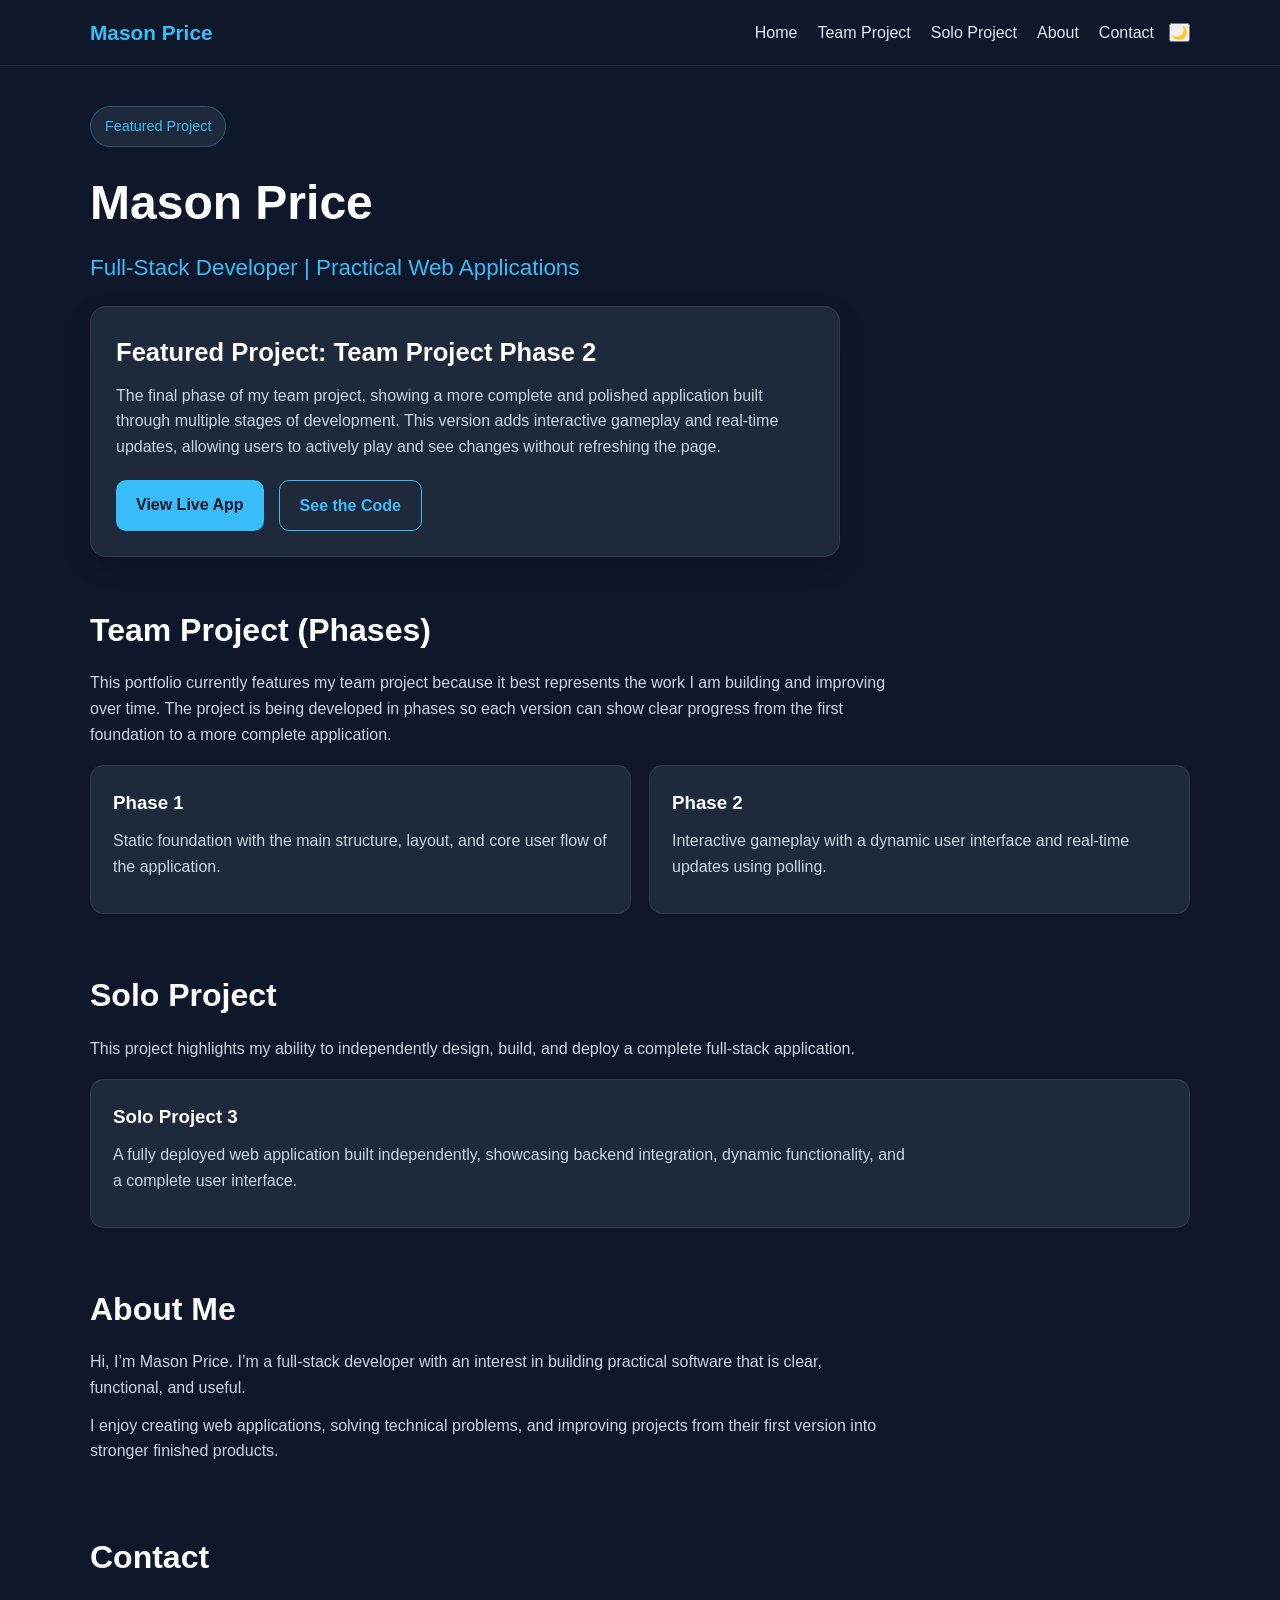
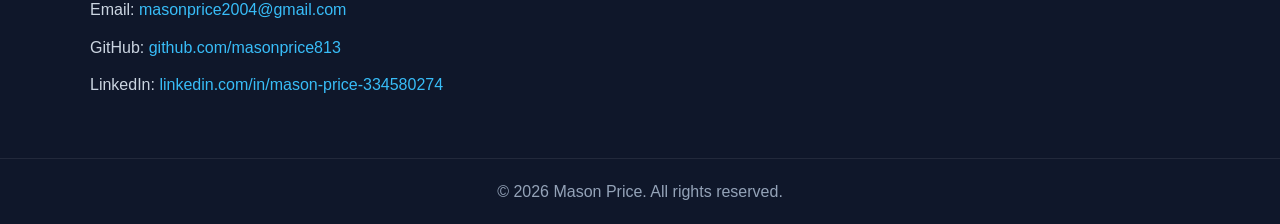
<file: index.html>
<!DOCTYPE html>

<html lang="en">
<head>
  <meta charset="UTF-8" />
  <meta name="viewport" content="width=device-width, initial-scale=1.0" />
  <title>Mason Price | Portfolio</title>
  <link rel="stylesheet" href="style.css" />
</head>
<body>
  <header>
    <div class="container">
      <nav>
        <div class="logo">Mason Price</div>


    <!-- RIGHT SIDE (links + toggle) -->
    <div class="nav-right">
      <div class="nav-links">
        <a href="#home">Home</a>
        <a href="#team">Team Project</a>
        <a href="#solo">Solo Project</a>
        <a href="#about">About</a>
        <a href="#contact">Contact</a>
      </div>

      <!-- LIGHT/DARK TOGGLE -->
      <button id="themeToggle">🌙</button>
    </div>
  </nav>
</div>


  </header>

  <main>


<!-- HERO -->
<section class="hero" id="home">
  <div class="container">
    <div class="hero-content">
      <div class="featured-label">Featured Project</div>
      <h1>Mason Price</h1>
      <h2>Full-Stack Developer | Practical Web Applications</h2>

      <!-- FEATURED PROJECT -->
      <div class="project-box">
        <h3>Featured Project: Team Project Phase 2</h3>
        <p>
          The final phase of my team project, showing a more complete and polished
          application built through multiple stages of development. This version adds
          interactive gameplay and real-time updates, allowing users to actively play
          and see changes without refreshing the page.
        </p>
        <div class="button-group">
          <a href="https://cpsc3750phase2.onrender.com/index.html" target="_blank" class="btn btn-primary">View Live App</a>
          <a href="https://github.com/MasonPrice813/CPSC3750Phase2" target="_blank" class="btn btn-secondary">See the Code</a>
        </div>
      </div>
    </div>
  </div>
</section>

<!-- TEAM PROJECT -->
<section class="projects" id="team">
  <div class="container">
    <h2 class="section-title">Team Project (Phases)</h2>
    <p>
      This portfolio currently features my team project because it best represents
      the work I am building and improving over time. The project is being developed
      in phases so each version can show clear progress from the first foundation
      to a more complete application.
    </p>

    <div class="card-grid">

      <div class="card">
        <a href="phase1.html">
          <h3>Phase 1</h3>
          <p>
            Static foundation with the main structure, layout, and core user flow of
            the application.
          </p>
        </a>
      </div>

      <div class="card">
        <a href="phase2.html">
          <h3>Phase 2</h3>
          <p>Interactive gameplay with a dynamic user interface and real-time updates using polling.</p>
        </a>
      </div>

    </div>
  </div>
</section>

<!-- SOLO PROJECT -->
<section class="projects" id="solo">
  <div class="container">
    <h2 class="section-title">Solo Project</h2>
    <p>
      This project highlights my ability to independently design, build,
      and deploy a complete full-stack application.
    </p>

    <div class="card-grid">
      <div class="card">
        <a href="solo3.html">
          <h3>Solo Project 3</h3>
          <p>
            A fully deployed web application built independently, showcasing backend
            integration, dynamic functionality, and a complete user interface.
          </p>
        </a>
      </div>
    </div>
  </div>
</section>

<!-- ABOUT -->
<section class="about" id="about">
  <div class="container">
    <h2 class="section-title">About Me</h2>
    <p>
      Hi, I’m Mason Price. I’m a full-stack developer with an interest in building
      practical software that is clear, functional, and useful.
    </p>
    <p>
      I enjoy creating web applications, solving technical problems, and improving
      projects from their first version into stronger finished products.
    </p>
  </div>
</section>

<!-- CONTACT -->
<section class="contact" id="contact">
  <div class="container">
    <h2 class="section-title">Contact</h2>
    <p>Email: <a href="mailto:masonprice2004@gmail.com">masonprice2004@gmail.com</a></p>
    <p>GitHub: <a href="https://github.com/masonprice813" target="_blank">github.com/masonprice813</a></p>
    <p>LinkedIn: <a href="https://www.linkedin.com/in/mason-price-334580274" target="_blank">linkedin.com/in/mason-price-334580274</a></p>
  </div>
</section>


  </main>

  <footer>
    <div class="container">
      <p>&copy; 2026 Mason Price. All rights reserved.</p>
    </div>
  </footer>

  <!-- LIGHT MODE SCRIPT -->

  <script>
    const toggle = document.getElementById("themeToggle");

    toggle.onclick = () => {
      document.body.classList.toggle("light-mode");
      toggle.textContent =
        document.body.classList.contains("light-mode") ? "☀️" : "🌙";
    };
  </script>

</body>
</html>
</file>
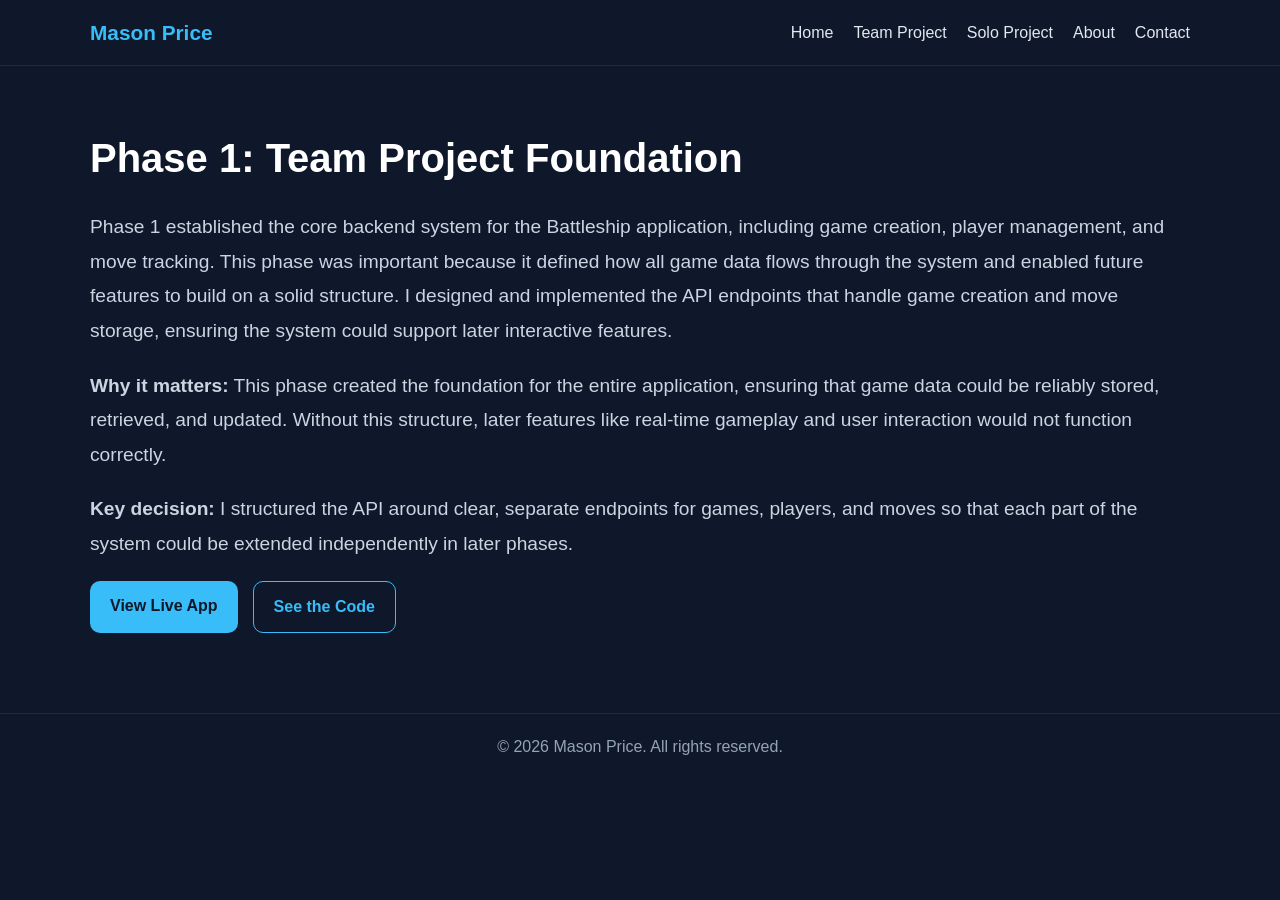
<file: phase1.html>
<!DOCTYPE html>

<html lang="en">
<head>
  <meta charset="UTF-8" />
  <meta name="viewport" content="width=device-width, initial-scale=1.0" />
  <title>Phase 1 | Mason Price Portfolio</title>
  <link rel="stylesheet" href="style.css" />
</head>
<body>
  <header>
    <div class="container">
      <nav>
        <div class="logo">Mason Price</div>
        <div class="nav-links">
          <a href="index.html#home">Home</a>
          <a href="index.html#team">Team Project</a>
          <a href="index.html#solo">Solo Project</a>
          <a href="index.html#about">About</a>
          <a href="index.html#contact">Contact</a>
        </div>
      </nav>
    </div>
  </header>

  <main>
    <section class="project-detail">
      <div class="container">
        <h1 class="section-title">Phase 1: Team Project Foundation</h1>


    <p class="project-description">
      Phase 1 established the core backend system for the Battleship application, including game creation, player management, and move tracking.
      This phase was important because it defined how all game data flows through the system and enabled future features to build on a solid structure.
      I designed and implemented the API endpoints that handle game creation and move storage, ensuring the system could support later interactive features.
    </p>

    <p class="project-description">
      <strong>Why it matters:</strong> This phase created the foundation for the entire application, ensuring that game data could be reliably stored, retrieved, and updated. Without this structure, later features like real-time gameplay and user interaction would not function correctly.
    </p>

    <p class="project-description">
      <strong>Key decision:</strong> I structured the API around clear, separate endpoints for games, players, and moves so that each part of the system could be extended independently in later phases.
    </p>

    <div class="button-group">
      <a href="https://cpsc3720finalproject.onrender.com" target="_blank" class="btn btn-primary">View Live App</a>
      <a href="https://github.com/MasonPrice813/CPSC3720FinalProject" target="_blank" class="btn btn-secondary">See the Code</a>
    </div>
  </div>
</section>


  </main>

  <footer>
    <div class="container">
      <p>&copy; 2026 Mason Price. All rights reserved.</p>
    </div>
  </footer>
</body>
</html>
</file>
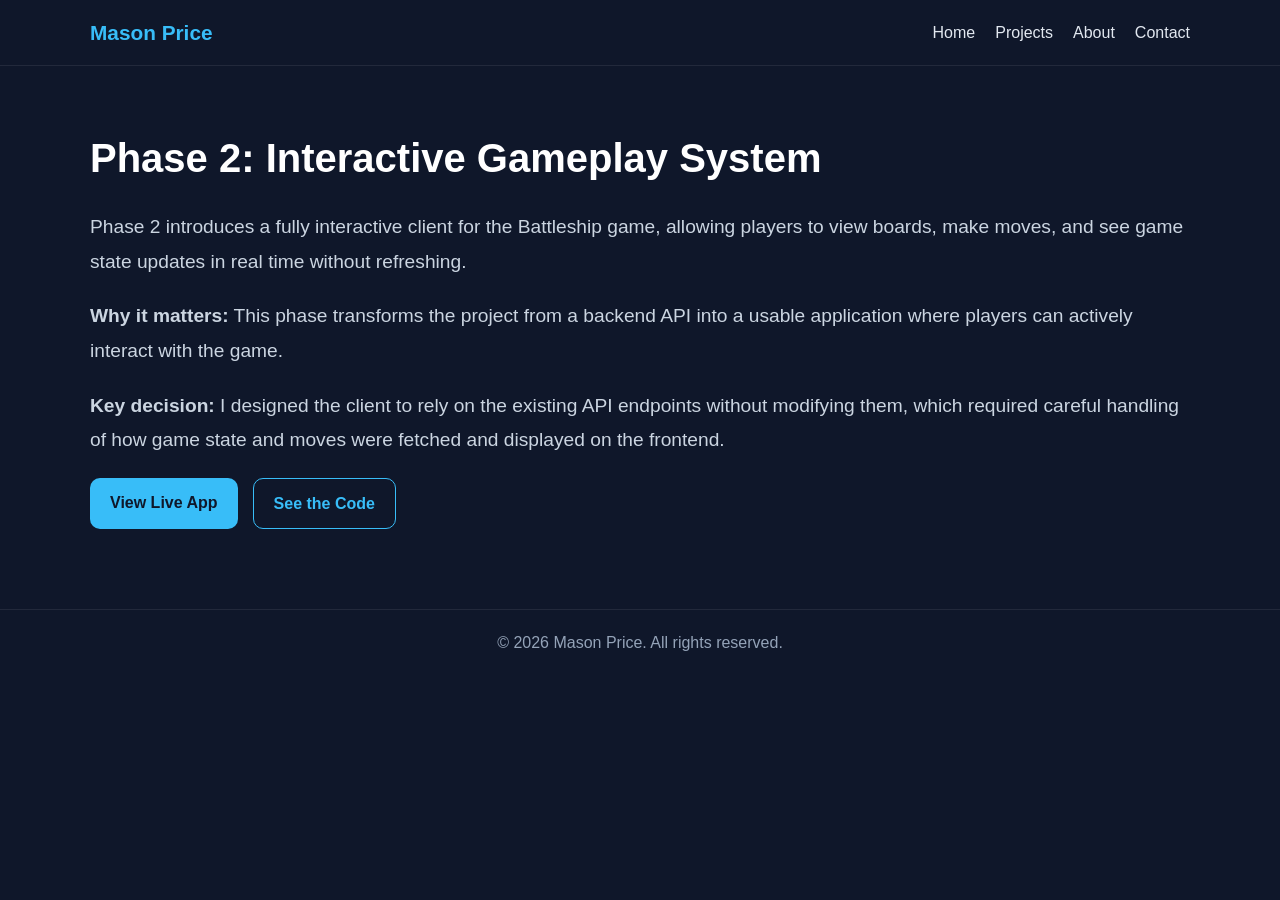
<file: phase2.html>
<!DOCTYPE html>
<html lang="en">
<head>
  <meta charset="UTF-8" />
  <meta name="viewport" content="width=device-width, initial-scale=1.0" />
  <title>Phase 2 | Mason Price Portfolio</title>
  <link rel="stylesheet" href="style.css" />
</head>
<body>
  <header>
    <div class="container">
      <nav>
        <div class="logo">Mason Price</div>
        <div class="nav-links">
          <a href="index.html#home">Home</a>
          <a href="index.html#projects">Projects</a>
          <a href="index.html#about">About</a>
          <a href="index.html#contact">Contact</a>
        </div>
      </nav>
    </div>
  </header>

  <main>
    <section class="project-detail">
      <div class="container">
        <h1 class="section-title">Phase 2: Interactive Gameplay System</h1>

        <p class="project-description">
          Phase 2 introduces a fully interactive client for the Battleship game, allowing players
          to view boards, make moves, and see game state updates in real time without refreshing.
        </p>

        <p class="project-description">
          <strong>Why it matters:</strong> This phase transforms the project from a backend API into
          a usable application where players can actively interact with the game.
        </p>

        <p class="project-description">
          <strong>Key decision:</strong> I designed the client to rely on the existing API
          endpoints without modifying them, which required careful handling of how game state
          and moves were fetched and displayed on the frontend.
        </p>

        <div class="button-group">
          <a href="https://cpsc3750phase2.onrender.com/index.html" target="_blank" class="btn btn-primary">View Live App</a>
          <a href="https://github.com/MasonPrice813/CPSC3750Phase2" target="_blank" class="btn btn-secondary">See the Code</a>
        </div>
      </div>
    </section>
  </main>

  <footer>
    <div class="container">
      <p>&copy; 2026 Mason Price. All rights reserved.</p>
    </div>
  </footer>
</body>
</html>
</file>
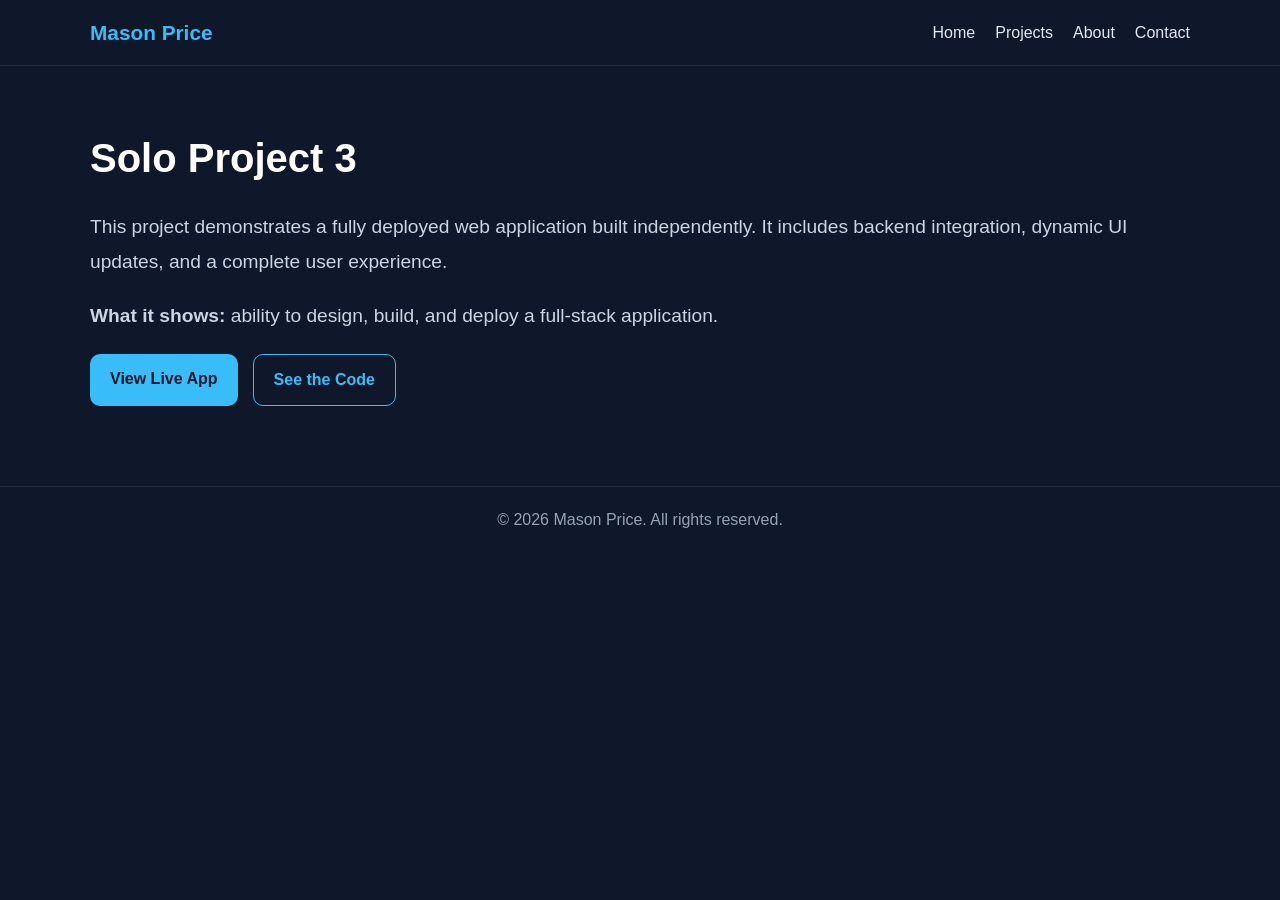
<file: solo3.html>
<!DOCTYPE html>
<html lang="en">
<head>
  <meta charset="UTF-8" />
  <meta name="viewport" content="width=device-width, initial-scale=1.0" />
  <title>Solo Project 3 | Mason Price</title>
  <link rel="stylesheet" href="style.css" />
</head>
<body>
  <header>
    <div class="container">
      <nav>
        <div class="logo">Mason Price</div>
        <div class="nav-links">
          <a href="index.html#home">Home</a>
          <a href="index.html#projects">Projects</a>
          <a href="index.html#about">About</a>
          <a href="index.html#contact">Contact</a>
        </div>
      </nav>
    </div>
  </header>

  <main>
    <section class="project-detail">
      <div class="container">
        <h1 class="section-title">Solo Project 3</h1>

        <p class="project-description">
          This project demonstrates a fully deployed web application built independently.
          It includes backend integration, dynamic UI updates, and a complete user experience.
        </p>

        <p class="project-description">
          <strong>What it shows:</strong> ability to design, build, and deploy a full-stack application.
        </p>

        <div class="button-group">
          <a href="https://cpsc3750soloproject3-1.onrender.com/index.html"
             target="_blank"
             class="btn btn-primary">
             View Live App
          </a>

          <a href="https://github.com/MasonPrice813/CPSC3750SoloProject3/tree/main"
             target="_blank"
             class="btn btn-secondary">
             See the Code
          </a>
        </div>
      </div>
    </section>
  </main>

  <footer>
    <div class="container">
      <p>&copy; 2026 Mason Price. All rights reserved.</p>
    </div>
  </footer>
</body>
</html>
</file>
<file: style.css>
* {
  margin: 0;
  padding: 0;
  box-sizing: border-box;
}

html {
  scroll-behavior: smooth;
}

body {
  font-family: Arial, Helvetica, sans-serif;
  background-color: #0f172a;
  color: #f8fafc;
  line-height: 1.6;
}

a {
  text-decoration: none;
  color: inherit;
}

.container {
  width: 90%;
  max-width: 1100px;
  margin: 0 auto;
}

header {
  padding: 16px 0;
  border-bottom: 1px solid rgba(255, 255, 255, 0.08);
}

nav {
  display: flex;
  justify-content: space-between;
  align-items: center;
  flex-wrap: nowrap;
  gap: 15px;
}

.logo {
  font-size: 1.3rem;
  font-weight: bold;
  color: #38bdf8;
}

.nav-right {
  display: flex;
  align-items: center;
  gap: 15px;
  flex-wrap: nowrap; /* prevents wrapping */
}

.nav-links {
  display: flex;
  gap: 20px;
  flex-wrap: nowrap;
}

.nav-links a {
  color: #e2e8f0;
  font-weight: 500;
  transition: 0.2s ease;
}

.nav-links a:hover {
  color: #38bdf8;
}

.hero {
  display: flex;
  align-items: center;
  padding: 40px 0 20px;
}

.hero-content {
  max-width: 750px;
}

.hero h1 {
  font-size: 3rem;
  margin-bottom: 8px;
  color: #ffffff;
}

.hero h2 {
  font-size: 1.4rem;
  font-weight: 400;
  color: #38bdf8;
  margin-bottom: 20px;
}

.featured-label {
  display: inline-block;
  background-color: #1e293b;
  color: #38bdf8;
  padding: 8px 14px;
  border-radius: 999px;
  font-size: 0.9rem;
  margin-bottom: 18px;
  border: 1px solid rgba(56, 189, 248, 0.3);
}

.project-box {
  background: #1e293b;
  padding: 25px;
  border-radius: 16px;
  border: 1px solid rgba(255, 255, 255, 0.08);
  margin-bottom: 0;
  box-shadow: 0 10px 25px rgba(0, 0, 0, 0.2);
}

.project-box h3 {
  font-size: 1.6rem;
  margin-bottom: 10px;
  color: #ffffff;
}

.project-box p {
  color: #cbd5e1;
  margin-bottom: 20px;
  font-size: 1rem;
}

.button-group {
  display: flex;
  gap: 15px;
  flex-wrap: wrap;
}

.btn {
  display: inline-block;
  padding: 12px 20px;
  border-radius: 10px;
  font-weight: bold;
  transition: 0.2s ease;
}

.btn-primary {
  background-color: #38bdf8;
  color: #0f172a;
}

.btn-primary:hover {
  background-color: #0ea5e9;
}

.btn-secondary {
  background-color: transparent;
  border: 1px solid #38bdf8;
  color: #38bdf8;
}

.btn-secondary:hover {
  background-color: rgba(56, 189, 248, 0.1);
}

section {
  padding: 28px 0;
}

.section-title {
  font-size: 2rem;
  margin-bottom: 14px;
  color: #ffffff;
}

.about p,
.projects p,
.contact p {
  color: #cbd5e1;
  max-width: 800px;
  margin-bottom: 12px;
}

.card-grid {
  display: grid;
  grid-template-columns: repeat(auto-fit, minmax(260px, 1fr));
  gap: 18px;
  margin-top: 18px;
}

.card {
  background: #1e293b;
  padding: 22px;
  border-radius: 14px;
  border: 1px solid rgba(255, 255, 255, 0.08);
}

.card h3 {
  margin-bottom: 10px;
  color: #ffffff;
}

.card p {
  color: #cbd5e1;
}

.contact a {
  color: #38bdf8;
}

footer {
  padding: 20px 0;
  text-align: center;
  color: #94a3b8;
  border-top: 1px solid rgba(255, 255, 255, 0.08);
  margin-top: 20px;
}

@media (max-width: 768px) {
  .hero {
    padding: 30px 0 16px;
  }

  .hero h1 {
    font-size: 2.3rem;
  }

  .hero h2 {
    font-size: 1.1rem;
  }

  .project-box h3 {
    font-size: 1.3rem;
  }

  section {
    padding: 22px 0;
  }
}

.card a {
  display: block;
  color: inherit;
  text-decoration: none;
  height: 100%;
}
.card a:hover {
  color: #38bdf8;
}

/* Make cards hover to look clickable */
.card {
  transition: transform 0.2s ease, box-shadow 0.2s ease;
  cursor: pointer;
}

.card:hover {
  transform: translateY(-5px);
  box-shadow: 0 12px 20px rgba(0,0,0,0.3);
}

/* Make entire card clickable */
.card a {
  display: block;
  color: inherit;
  text-decoration: none;
  height: 100%;
}

/* Project page styling */
.project-detail {
  padding: 60px 0;
}

.project-detail .section-title {
  font-size: 2.5rem;
  margin-bottom: 20px;
}

.project-detail .project-description {
  font-size: 1.2rem;
  color: #cbd5e1;
  line-height: 1.8;
  margin-bottom: 20px;
}

.project-detail .button-group {
  margin-top: 20px;
}


/* =========================
   LIGHT MODE (SOFT GRAY)
========================= */

.light-mode {
  background-color: #e5e7eb; /* light gray instead of white */
  color: #0f172a;
}

/* Header + Footer */
.light-mode header,
.light-mode footer {
  background-color: #f1f5f9;
  border-color: rgba(0,0,0,0.08);
}

/* Cards + Boxes */
.light-mode .project-box,
.light-mode .card {
  background: #f8fafc;
  color: #0f172a;
  border: 1px solid rgba(0,0,0,0.08);
}

/* Text */
.light-mode p,
.light-mode .project-description {
  color: #334155;
}

/* Headings */
.light-mode h1,
.light-mode h2,
.light-mode h3 {
  color: #0f172a;
}

/* Nav */
.light-mode .nav-links a {
  color: #0f172a;
}

.light-mode .nav-links a:hover {
  color: #0ea5e9;
}

/* Logo */
.light-mode .logo {
  color: #0ea5e9;
}

/* Buttons */
.light-mode .btn-primary {
  background-color: #0ea5e9;
  color: white;
}

.light-mode .btn-secondary {
  border: 1px solid #0ea5e9;
  color: #0ea5e9;
}

.light-mode .btn-secondary:hover {
  background-color: rgba(14,165,233,0.1);
}

/* Featured label */
.light-mode .featured-label {
  background-color: #e2e8f0;
  color: #0ea5e9;
}
</file>
